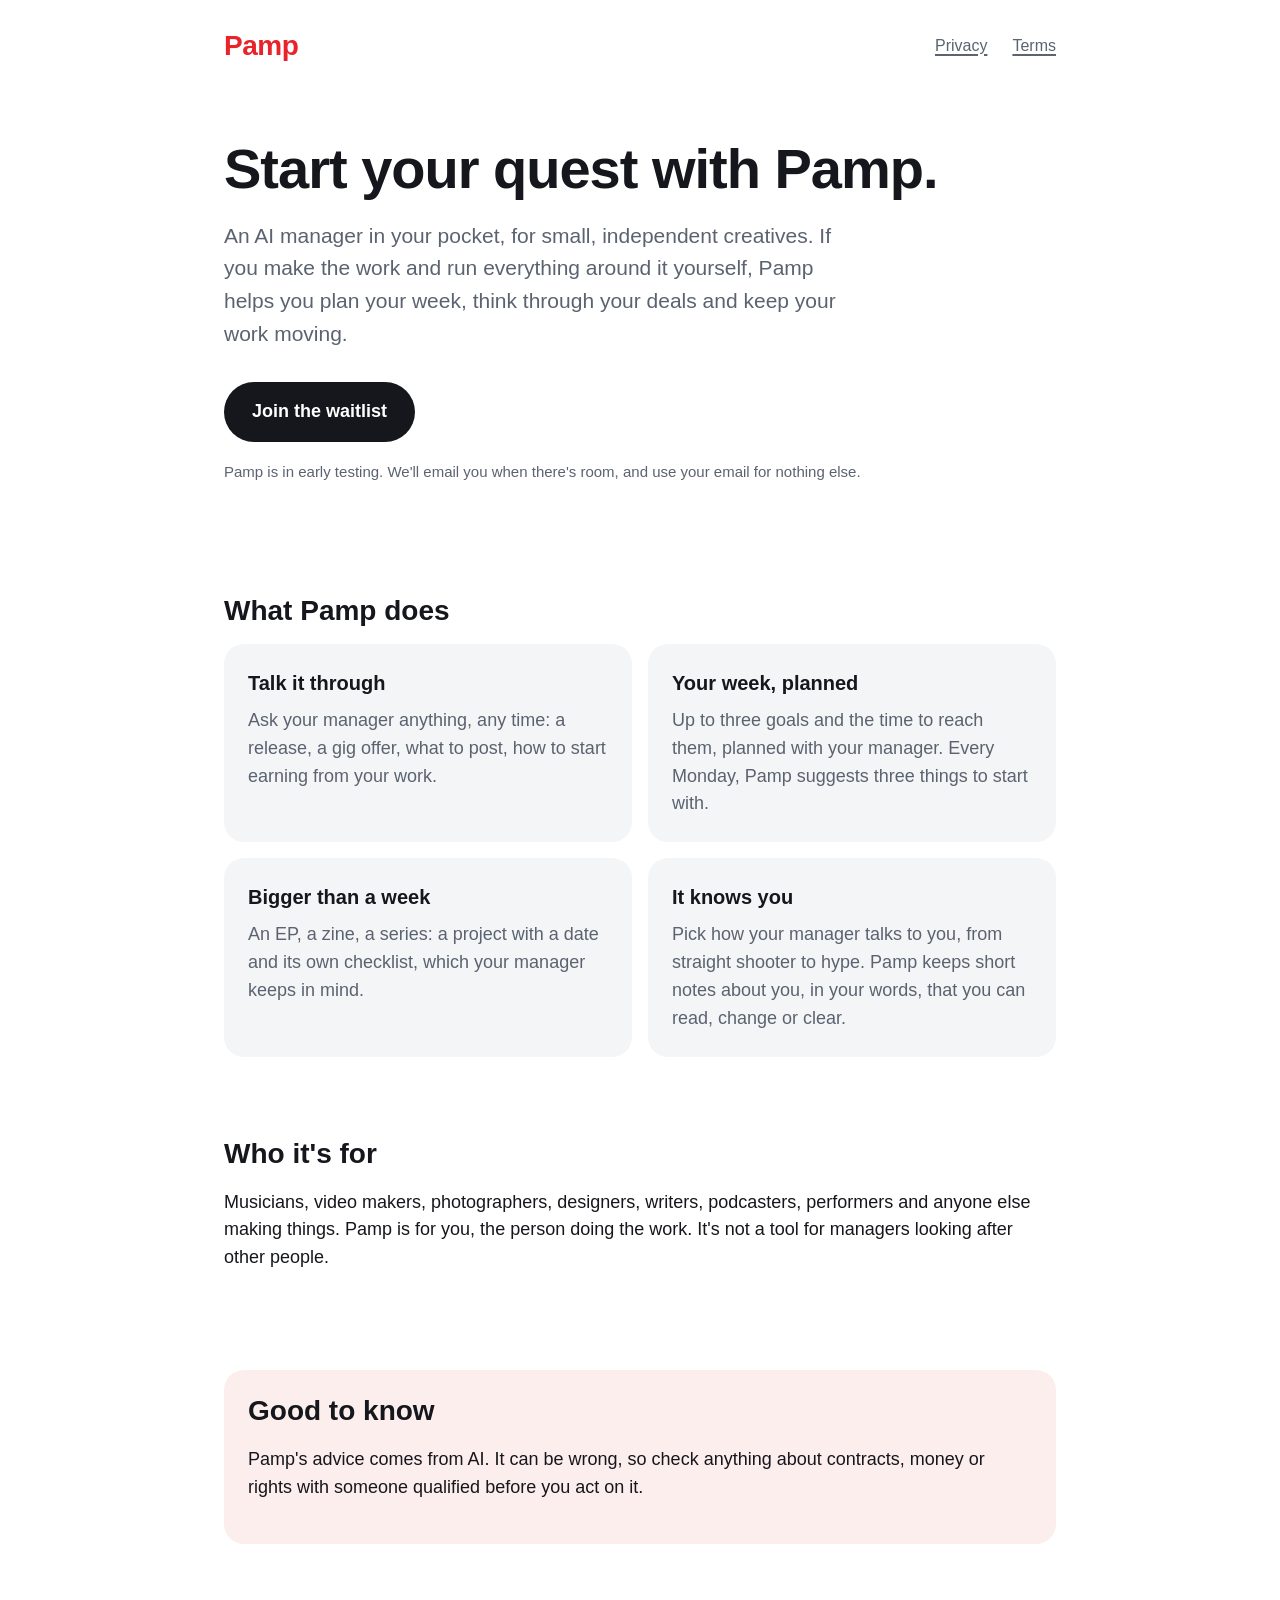
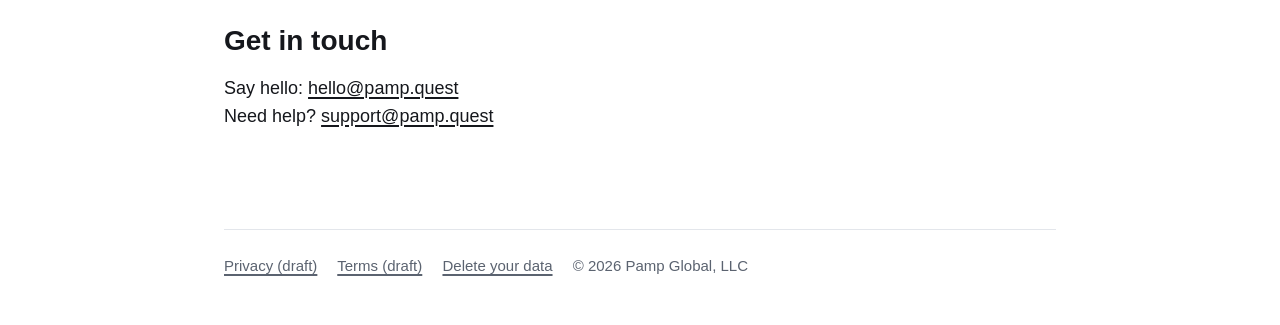
<file: index.html>
<!doctype html>
<html lang="en">
  <head>
    <meta charset="utf-8" />
    <meta name="viewport" content="width=device-width, initial-scale=1" />
    <title>Pamp: start your quest</title>
    <meta
      name="description"
      content="An AI manager in your pocket for small, independent creatives. Plan your week, think through your deals and keep your work moving."
    />
    <!-- The preview when the link is shared (texts, chats, social). -->
    <meta property="og:type" content="website" />
    <meta property="og:site_name" content="Pamp" />
    <meta property="og:url" content="https://pamp.quest/" />
    <meta property="og:title" content="Pamp: start your quest" />
    <meta
      property="og:description"
      content="An AI manager in your pocket for small, independent creatives. Plan your week, think through your deals and keep your work moving."
    />
    <meta property="og:image" content="https://pamp.quest/og-image.png" />
    <meta property="og:image:width" content="1200" />
    <meta property="og:image:height" content="630" />
    <meta property="og:image:alt" content="Pamp. Start your quest with Pamp." />
    <meta name="twitter:card" content="summary_large_image" />
    <link rel="stylesheet" href="styles.css" />
  </head>
  <body>
    <div class="wrap">
      <header class="site">
        <a class="wordmark" href="index.html" aria-label="Pamp, home">Pamp</a>
        <nav class="site" aria-label="Site">
          <a href="privacy.html">Privacy</a>
          <a href="terms.html">Terms</a>
        </nav>
      </header>

      <main>
        <section class="hero">
          <h1>Start your quest with Pamp.</h1>
          <p class="lead">
            An AI manager in your pocket, for small, independent creatives. If you make the work and
            run everything around it yourself, Pamp helps you plan your week, think through your
            deals and keep your work moving.
          </p>
          <p class="waitlist">
            <a class="button" href="mailto:hello@pamp.quest?subject=Pamp%20waitlist"
              >Join the waitlist</a
            >
          </p>
          <p class="small">
            Pamp is in early testing. We'll email you when there's room, and use your email for
            nothing else.
          </p>
        </section>

        <section aria-labelledby="what">
          <h2 id="what">What Pamp does</h2>
          <div class="cards">
            <div class="card">
              <h3>Talk it through</h3>
              <p>
                Ask your manager anything, any time: a release, a gig offer, what to post, how to
                start earning from your work.
              </p>
            </div>
            <div class="card">
              <h3>Your week, planned</h3>
              <p>
                Up to three goals and the time to reach them, planned with your manager. Every
                Monday, Pamp suggests three things to start with.
              </p>
            </div>
            <div class="card">
              <h3>Bigger than a week</h3>
              <p>
                An EP, a zine, a series: a project with a date and its own checklist, which your
                manager keeps in mind.
              </p>
            </div>
            <div class="card">
              <h3>It knows you</h3>
              <p>
                Pick how your manager talks to you, from straight shooter to hype. Pamp keeps short
                notes about you, in your words, that you can read, change or clear.
              </p>
            </div>
          </div>
        </section>

        <section aria-labelledby="who">
          <h2 id="who">Who it's for</h2>
          <p>
            Musicians, video makers, photographers, designers, writers, podcasters, performers and
            anyone else making things. Pamp is for you, the person doing the work. It's not a tool
            for managers looking after other people.
          </p>
        </section>

        <section>
          <div class="note">
            <h2>Good to know</h2>
            <p>
              Pamp's advice comes from AI. It can be wrong, so check anything about contracts, money
              or rights with someone qualified before you act on it.
            </p>
          </div>
        </section>

        <section aria-labelledby="contact">
          <h2 id="contact">Get in touch</h2>
          <p>
            Say hello: <a href="mailto:hello@pamp.quest">hello@pamp.quest</a><br />
            Need help? <a href="mailto:support@pamp.quest">support@pamp.quest</a>
          </p>
        </section>
      </main>

      <footer class="site">
        <a href="privacy.html">Privacy (draft)</a>
        <a href="terms.html">Terms (draft)</a>
        <a href="data-deletion.html">Delete your data</a>
        <span>© 2026 Pamp Global, LLC</span>
      </footer>
    </div>
  </body>
</html>
</file>
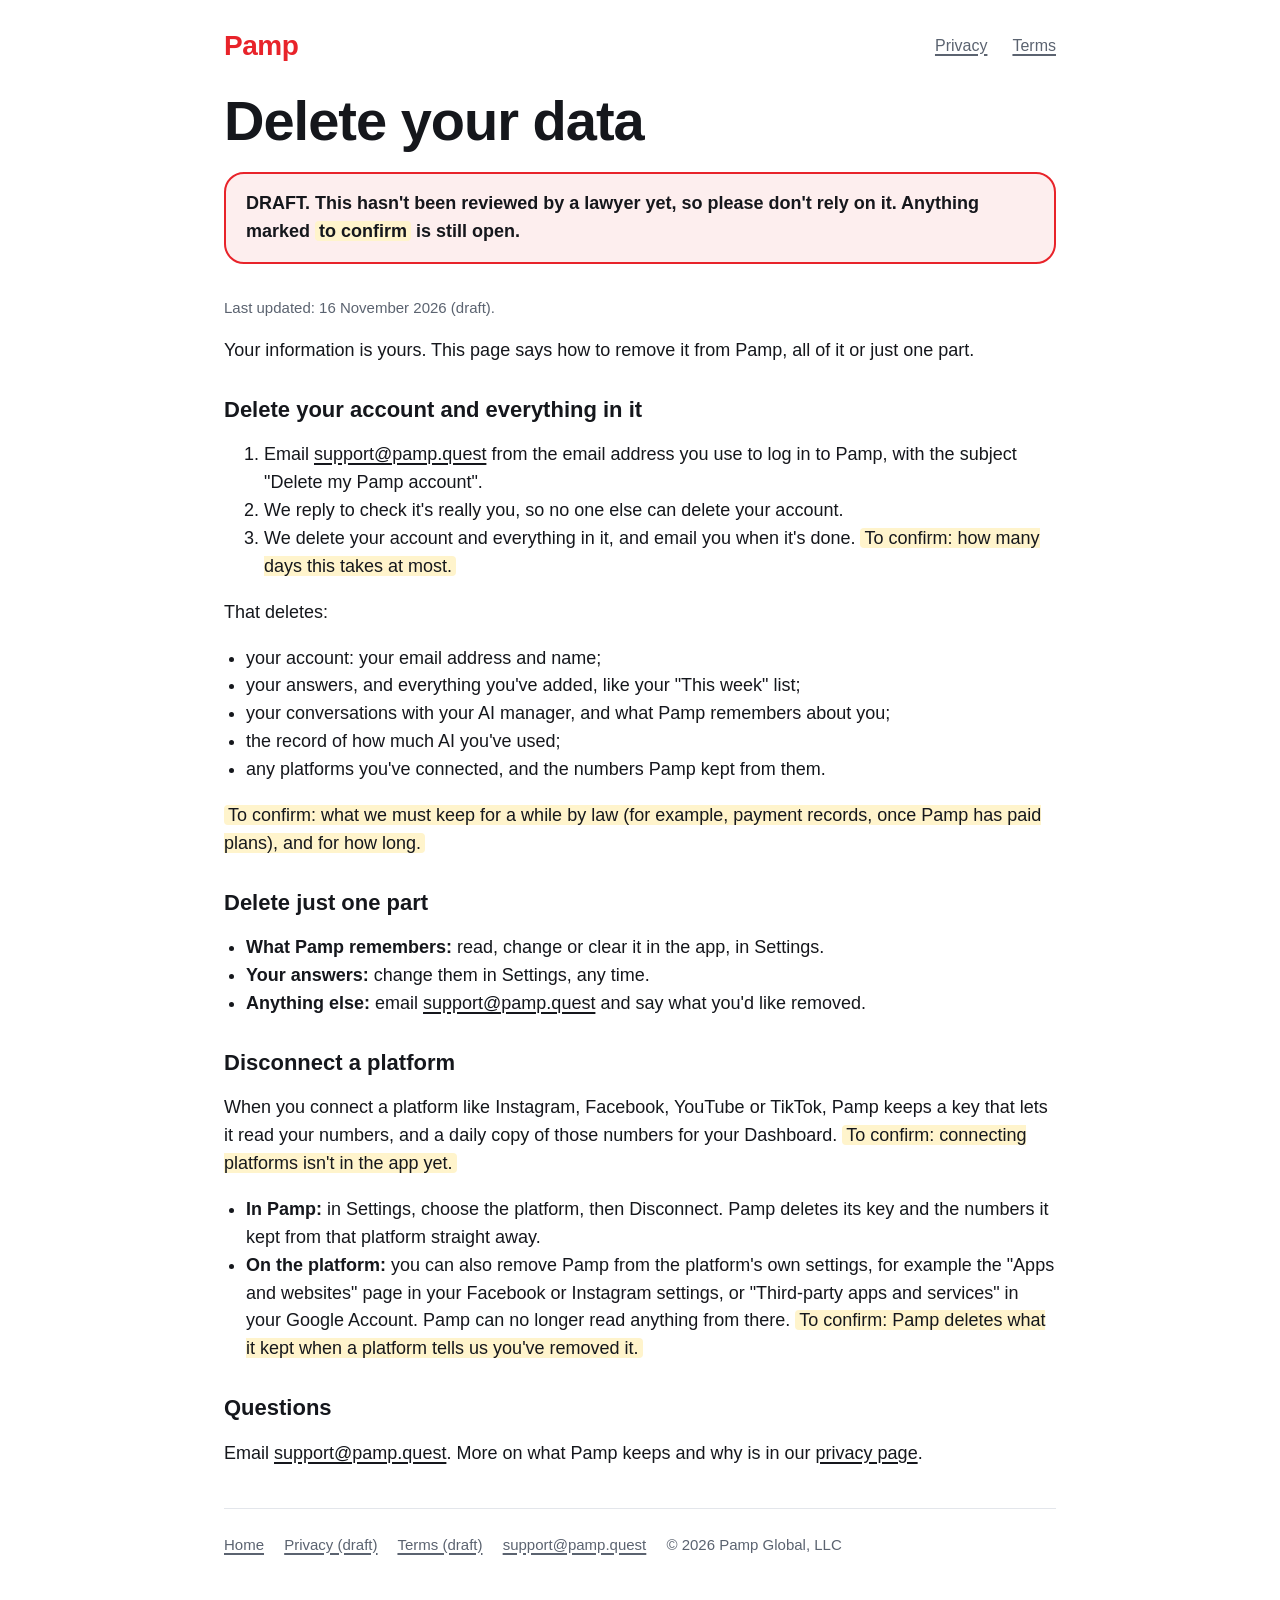
<file: data-deletion.html>
<!doctype html>
<html lang="en">
  <head>
    <meta charset="utf-8" />
    <meta name="viewport" content="width=device-width, initial-scale=1" />
    <meta name="robots" content="noindex" />
    <title>Delete your Pamp data (draft)</title>
    <link rel="stylesheet" href="styles.css" />
  </head>
  <body>
    <div class="wrap">
      <header class="site">
        <a class="wordmark" href="index.html" aria-label="Pamp, home">Pamp</a>
        <nav class="site" aria-label="Site">
          <a href="privacy.html">Privacy</a>
          <a href="terms.html">Terms</a>
        </nav>
      </header>

      <main class="legal">
        <h1>Delete your data</h1>
        <p class="draft" role="note">
          DRAFT. This hasn't been reviewed by a lawyer yet, so please don't rely on it. Anything
          marked <span class="tbc">to confirm</span> is still open.
        </p>
        <p class="small">Last updated: 16 November 2026 (draft).</p>

        <p>
          Your information is yours. This page says how to remove it from Pamp, all of it or just
          one part.
        </p>

        <h2 id="account">Delete your account and everything in it</h2>
        <ol>
          <li>
            Email
            <a href="mailto:support@pamp.quest?subject=Delete%20my%20Pamp%20account"
              >support@pamp.quest</a
            >
            from the email address you use to log in to Pamp, with the subject "Delete my Pamp
            account".
          </li>
          <li>We reply to check it's really you, so no one else can delete your account.</li>
          <li>
            We delete your account and everything in it, and email you when it's done.
            <span class="tbc">To confirm: how many days this takes at most.</span>
          </li>
        </ol>
        <p>That deletes:</p>
        <ul>
          <li>your account: your email address and name;</li>
          <li>your answers, and everything you've added, like your "This week" list;</li>
          <li>your conversations with your AI manager, and what Pamp remembers about you;</li>
          <li>the record of how much AI you've used;</li>
          <li>any platforms you've connected, and the numbers Pamp kept from them.</li>
        </ul>
        <p>
          <span class="tbc"
            >To confirm: what we must keep for a while by law (for example, payment records, once
            Pamp has paid plans), and for how long.</span
          >
        </p>

        <h2 id="parts">Delete just one part</h2>
        <ul>
          <li>
            <strong>What Pamp remembers:</strong> read, change or clear it in the app, in Settings.
          </li>
          <li><strong>Your answers:</strong> change them in Settings, any time.</li>
          <li>
            <strong>Anything else:</strong> email
            <a href="mailto:support@pamp.quest">support@pamp.quest</a> and say what you'd like
            removed.
          </li>
        </ul>

        <h2 id="platforms">Disconnect a platform</h2>
        <p>
          When you connect a platform like Instagram, Facebook, YouTube or TikTok, Pamp keeps a key
          that lets it read your numbers, and a daily copy of those numbers for your Dashboard.
          <span class="tbc">To confirm: connecting platforms isn't in the app yet.</span>
        </p>
        <ul>
          <li>
            <strong>In Pamp:</strong> in Settings, choose the platform, then Disconnect. Pamp
            deletes its key and the numbers it kept from that platform straight away.
          </li>
          <li>
            <strong>On the platform:</strong> you can also remove Pamp from the platform's own
            settings, for example the "Apps and websites" page in your Facebook or Instagram
            settings, or "Third-party apps and services" in your Google Account. Pamp can no longer
            read anything from there.
            <span class="tbc"
              >To confirm: Pamp deletes what it kept when a platform tells us you've removed
              it.</span
            >
          </li>
        </ul>

        <h2>Questions</h2>
        <p>
          Email <a href="mailto:support@pamp.quest">support@pamp.quest</a>. More on what Pamp keeps
          and why is in our <a href="privacy.html">privacy page</a>.
        </p>
      </main>

      <footer class="site">
        <a href="index.html">Home</a>
        <a href="privacy.html">Privacy (draft)</a>
        <a href="terms.html">Terms (draft)</a>
        <a href="mailto:support@pamp.quest">support@pamp.quest</a>
        <span>© 2026 Pamp Global, LLC</span>
      </footer>
    </div>
  </body>
</html>
</file>
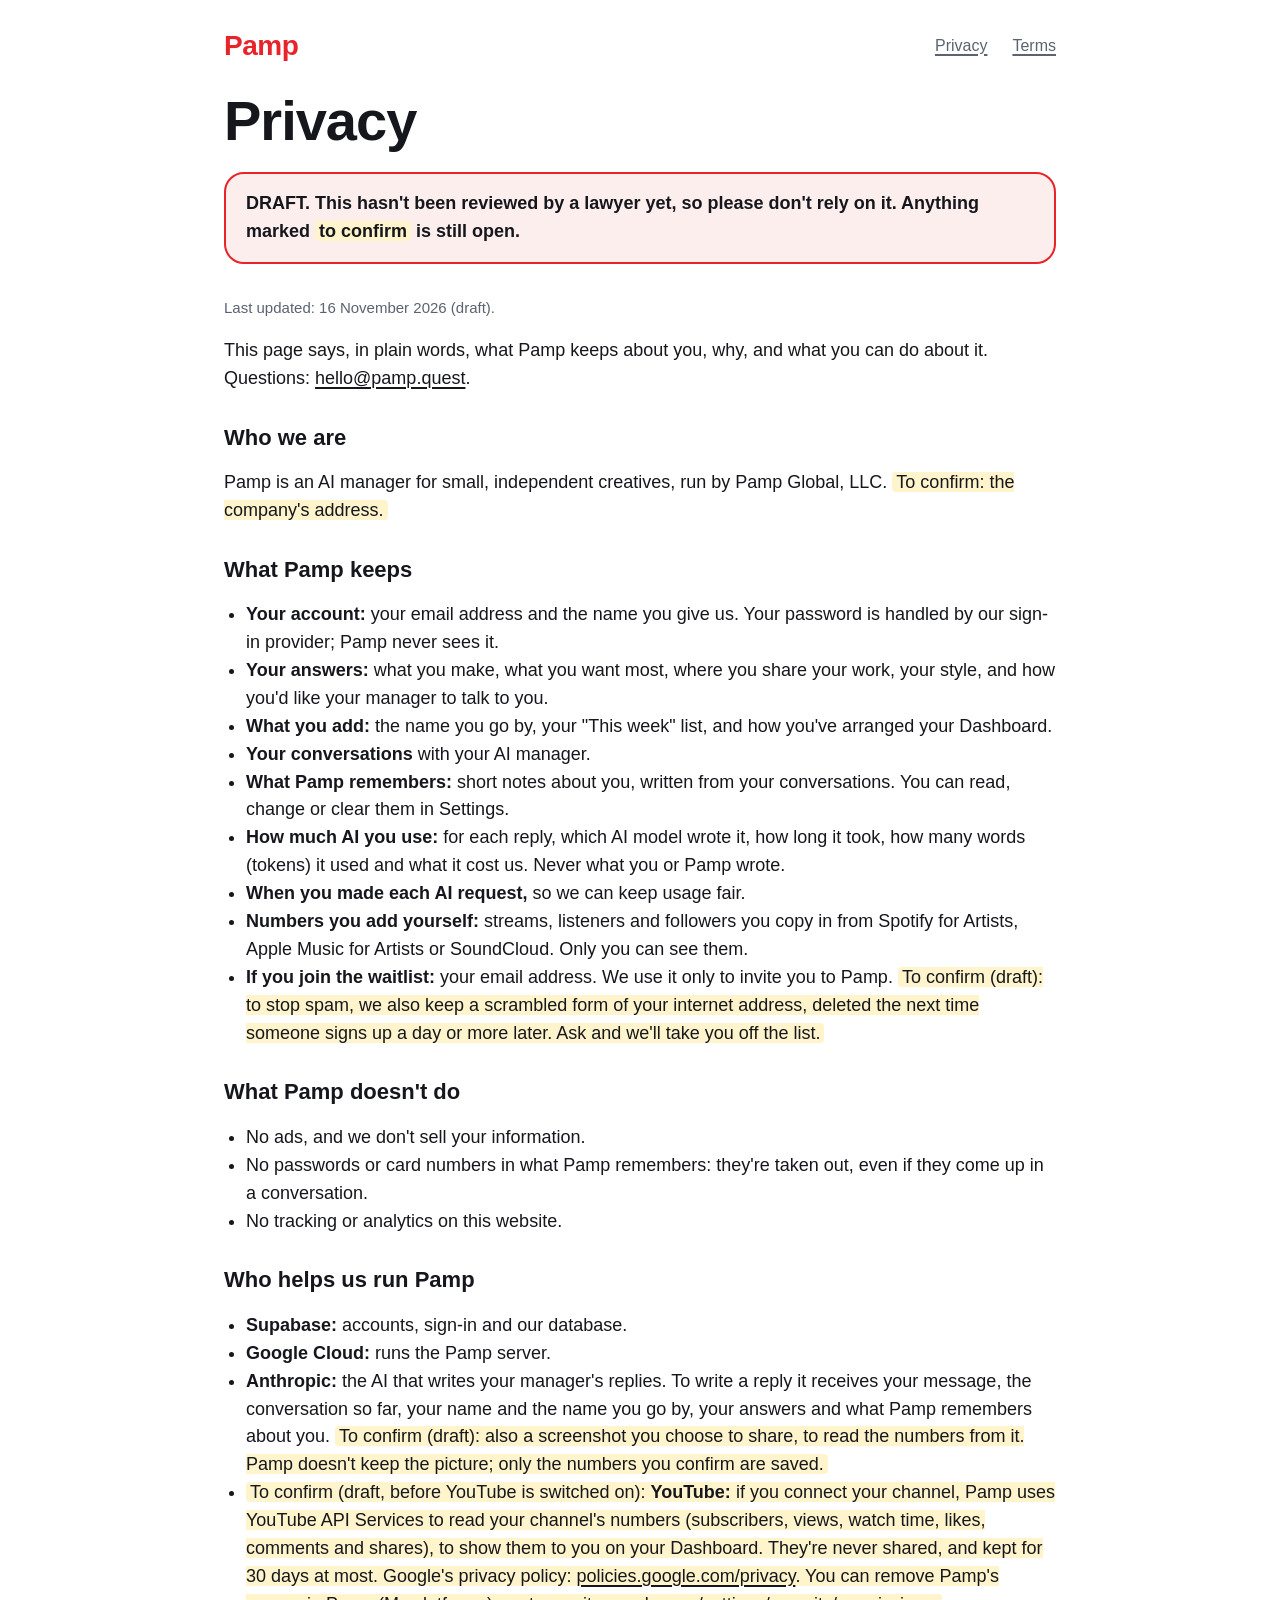
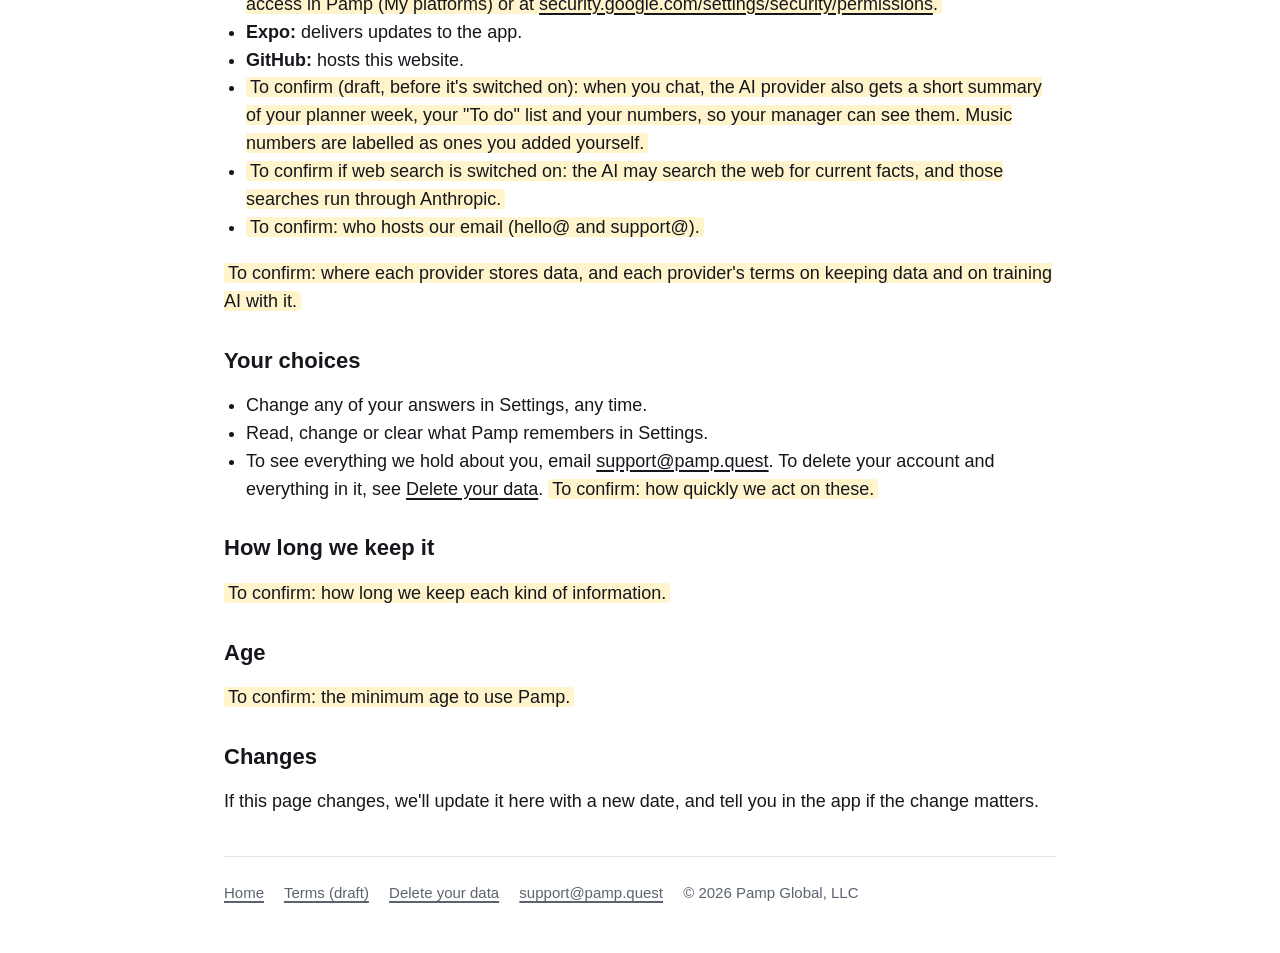
<file: privacy.html>
<!doctype html>
<html lang="en">
  <head>
    <meta charset="utf-8" />
    <meta name="viewport" content="width=device-width, initial-scale=1" />
    <meta name="robots" content="noindex" />
    <title>Pamp privacy (draft)</title>
    <link rel="stylesheet" href="styles.css" />
  </head>
  <body>
    <div class="wrap">
      <header class="site">
        <a class="wordmark" href="index.html" aria-label="Pamp, home">Pamp</a>
        <nav class="site" aria-label="Site">
          <a href="privacy.html" aria-current="page">Privacy</a>
          <a href="terms.html">Terms</a>
        </nav>
      </header>

      <main class="legal">
        <h1>Privacy</h1>
        <p class="draft" role="note">
          DRAFT. This hasn't been reviewed by a lawyer yet, so please don't rely on it. Anything
          marked <span class="tbc">to confirm</span> is still open.
        </p>
        <p class="small">Last updated: 16 November 2026 (draft).</p>

        <p>
          This page says, in plain words, what Pamp keeps about you, why, and what you can do about
          it. Questions: <a href="mailto:hello@pamp.quest">hello@pamp.quest</a>.
        </p>

        <h2>Who we are</h2>
        <p>
          Pamp is an AI manager for small, independent creatives, run by Pamp Global, LLC.
          <span class="tbc">To confirm: the company's address.</span>
        </p>

        <h2>What Pamp keeps</h2>
        <ul>
          <li>
            <strong>Your account:</strong> your email address and the name you give us. Your
            password is handled by our sign-in provider; Pamp never sees it.
          </li>
          <li>
            <strong>Your answers:</strong> what you make, what you want most, where you share your
            work, your style, and how you'd like your manager to talk to you.
          </li>
          <li>
            <strong>What you add:</strong> the name you go by, your "This week" list, and how you've
            arranged your Dashboard.
          </li>
          <li><strong>Your conversations</strong> with your AI manager.</li>
          <li>
            <strong>What Pamp remembers:</strong> short notes about you, written from your
            conversations. You can read, change or clear them in Settings.
          </li>
          <li>
            <strong>How much AI you use:</strong> for each reply, which AI model wrote it, how long
            it took, how many words (tokens) it used and what it cost us. Never what you or Pamp
            wrote.
          </li>
          <li><strong>When you made each AI request,</strong> so we can keep usage fair.</li>
          <li>
            <strong>Numbers you add yourself:</strong> streams, listeners and followers you copy in
            from Spotify for Artists, Apple Music for Artists or SoundCloud. Only you can see them.
          </li>
          <li>
            <strong>If you join the waitlist:</strong> your email address. We use it only to invite
            you to Pamp.
            <span class="tbc"
              >To confirm (draft): to stop spam, we also keep a scrambled form of your internet
              address, deleted the next time someone signs up a day or more later. Ask and we'll
              take you off the list.</span
            >
          </li>
        </ul>

        <h2>What Pamp doesn't do</h2>
        <ul>
          <li>No ads, and we don't sell your information.</li>
          <li>
            No passwords or card numbers in what Pamp remembers: they're taken out, even if they
            come up in a conversation.
          </li>
          <li>No tracking or analytics on this website.</li>
        </ul>

        <h2>Who helps us run Pamp</h2>
        <ul>
          <li><strong>Supabase:</strong> accounts, sign-in and our database.</li>
          <li><strong>Google Cloud:</strong> runs the Pamp server.</li>
          <li>
            <strong>Anthropic:</strong> the AI that writes your manager's replies. To write a reply
            it receives your message, the conversation so far, your name and the name you go by,
            your answers and what Pamp remembers about you.
            <span class="tbc"
              >To confirm (draft): also a screenshot you choose to share, to read the numbers from
              it. Pamp doesn't keep the picture; only the numbers you confirm are saved.</span
            >
          </li>
          <li>
            <span class="tbc"
              >To confirm (draft, before YouTube is switched on): <strong>YouTube:</strong> if you
              connect your channel, Pamp uses YouTube API Services to read your channel's numbers
              (subscribers, views, watch time, likes, comments and shares), to show them to you on
              your Dashboard. They're never shared, and kept for 30 days at most. Google's privacy
              policy: <a href="https://policies.google.com/privacy">policies.google.com/privacy</a>.
              You can remove Pamp's access in Pamp (My platforms) or at
              <a href="https://security.google.com/settings/security/permissions"
                >security.google.com/settings/security/permissions</a
              >.</span
            >
          </li>
          <li><strong>Expo:</strong> delivers updates to the app.</li>
          <li><strong>GitHub:</strong> hosts this website.</li>
          <li>
            <span class="tbc"
              >To confirm (draft, before it's switched on): when you chat, the AI provider also gets
              a short summary of your planner week, your "To do" list and your numbers, so your
              manager can see them. Music numbers are labelled as ones you added yourself.</span
            >
          </li>
          <li>
            <span class="tbc"
              >To confirm if web search is switched on: the AI may search the web for current facts,
              and those searches run through Anthropic.</span
            >
          </li>
          <li><span class="tbc">To confirm: who hosts our email (hello@ and support@).</span></li>
        </ul>
        <p>
          <span class="tbc"
            >To confirm: where each provider stores data, and each provider's terms on keeping data
            and on training AI with it.</span
          >
        </p>

        <h2>Your choices</h2>
        <ul>
          <li>Change any of your answers in Settings, any time.</li>
          <li>Read, change or clear what Pamp remembers in Settings.</li>
          <li>
            To see everything we hold about you, email
            <a href="mailto:support@pamp.quest">support@pamp.quest</a>. To delete your account and
            everything in it, see <a href="data-deletion.html">Delete your data</a>.
            <span class="tbc">To confirm: how quickly we act on these.</span>
          </li>
        </ul>

        <h2>How long we keep it</h2>
        <p>
          <span class="tbc">To confirm: how long we keep each kind of information.</span>
        </p>

        <h2>Age</h2>
        <p><span class="tbc">To confirm: the minimum age to use Pamp.</span></p>

        <h2>Changes</h2>
        <p>
          If this page changes, we'll update it here with a new date, and tell you in the app if the
          change matters.
        </p>
      </main>

      <footer class="site">
        <a href="index.html">Home</a>
        <a href="terms.html">Terms (draft)</a>
        <a href="data-deletion.html">Delete your data</a>
        <a href="mailto:support@pamp.quest">support@pamp.quest</a>
        <span>© 2026 Pamp Global, LLC</span>
      </footer>
    </div>
  </body>
</html>
</file>
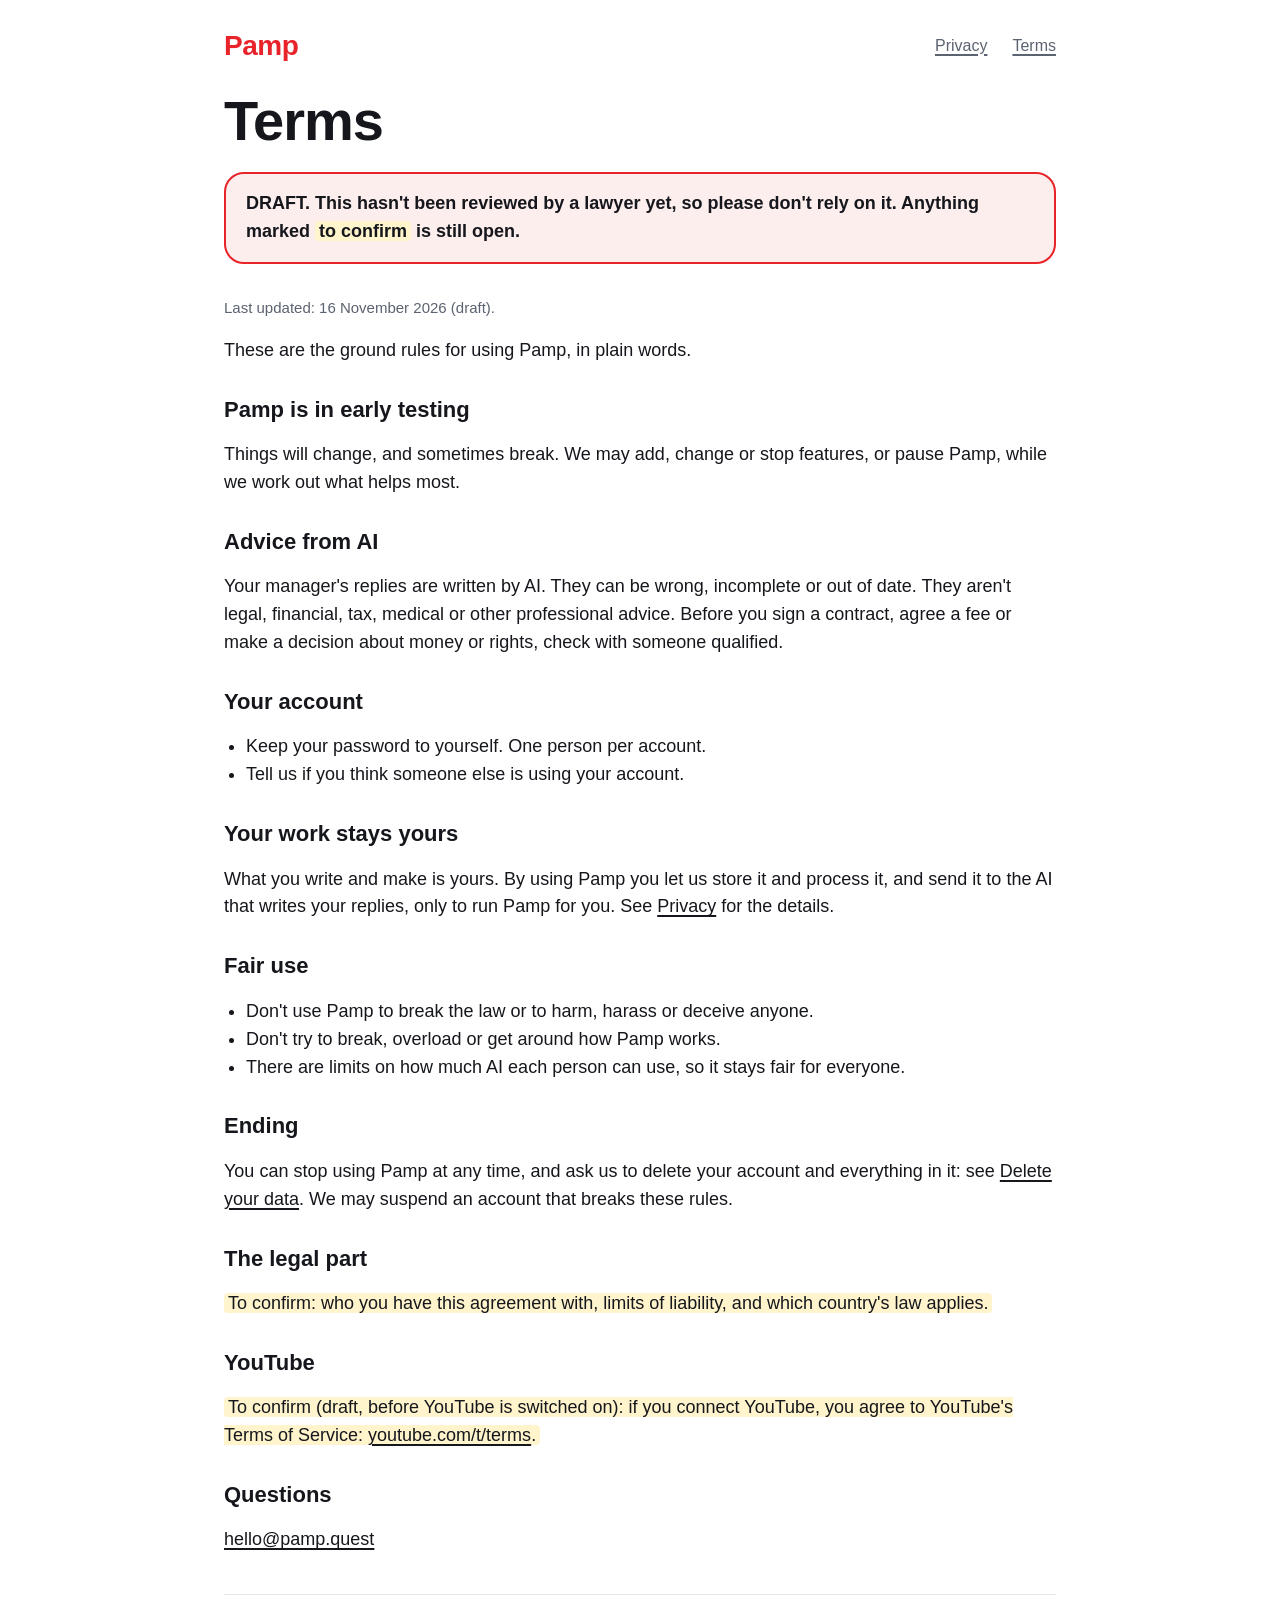
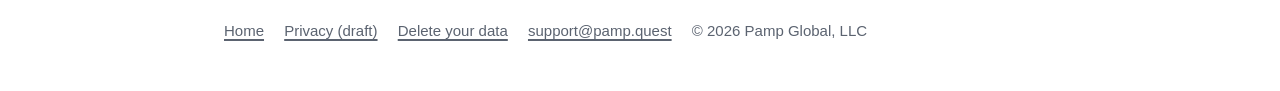
<file: terms.html>
<!doctype html>
<html lang="en">
  <head>
    <meta charset="utf-8" />
    <meta name="viewport" content="width=device-width, initial-scale=1" />
    <meta name="robots" content="noindex" />
    <title>Pamp terms (draft)</title>
    <link rel="stylesheet" href="styles.css" />
  </head>
  <body>
    <div class="wrap">
      <header class="site">
        <a class="wordmark" href="index.html" aria-label="Pamp, home">Pamp</a>
        <nav class="site" aria-label="Site">
          <a href="privacy.html">Privacy</a>
          <a href="terms.html" aria-current="page">Terms</a>
        </nav>
      </header>

      <main class="legal">
        <h1>Terms</h1>
        <p class="draft" role="note">
          DRAFT. This hasn't been reviewed by a lawyer yet, so please don't rely on it. Anything
          marked <span class="tbc">to confirm</span> is still open.
        </p>
        <p class="small">Last updated: 16 November 2026 (draft).</p>

        <p>These are the ground rules for using Pamp, in plain words.</p>

        <h2>Pamp is in early testing</h2>
        <p>
          Things will change, and sometimes break. We may add, change or stop features, or pause
          Pamp, while we work out what helps most.
        </p>

        <h2>Advice from AI</h2>
        <p>
          Your manager's replies are written by AI. They can be wrong, incomplete or out of date.
          They aren't legal, financial, tax, medical or other professional advice. Before you sign a
          contract, agree a fee or make a decision about money or rights, check with someone
          qualified.
        </p>

        <h2>Your account</h2>
        <ul>
          <li>Keep your password to yourself. One person per account.</li>
          <li>Tell us if you think someone else is using your account.</li>
        </ul>

        <h2>Your work stays yours</h2>
        <p>
          What you write and make is yours. By using Pamp you let us store it and process it, and
          send it to the AI that writes your replies, only to run Pamp for you. See
          <a href="privacy.html">Privacy</a> for the details.
        </p>

        <h2>Fair use</h2>
        <ul>
          <li>Don't use Pamp to break the law or to harm, harass or deceive anyone.</li>
          <li>Don't try to break, overload or get around how Pamp works.</li>
          <li>
            There are limits on how much AI each person can use, so it stays fair for everyone.
          </li>
        </ul>

        <h2>Ending</h2>
        <p>
          You can stop using Pamp at any time, and ask us to delete your account and everything in
          it: see <a href="data-deletion.html">Delete your data</a>. We may suspend an account that
          breaks these rules.
        </p>

        <h2>The legal part</h2>
        <p>
          <span class="tbc"
            >To confirm: who you have this agreement with, limits of liability, and which country's
            law applies.</span
          >
        </p>

        <h2>YouTube</h2>
        <p>
          <span class="tbc"
            >To confirm (draft, before YouTube is switched on): if you connect YouTube, you agree to
            YouTube's Terms of Service:
            <a href="https://www.youtube.com/t/terms">youtube.com/t/terms</a>.</span
          >
        </p>

        <h2>Questions</h2>
        <p><a href="mailto:hello@pamp.quest">hello@pamp.quest</a></p>
      </main>

      <footer class="site">
        <a href="index.html">Home</a>
        <a href="privacy.html">Privacy (draft)</a>
        <a href="data-deletion.html">Delete your data</a>
        <a href="mailto:support@pamp.quest">support@pamp.quest</a>
        <span>© 2026 Pamp Global, LLC</span>
      </footer>
    </div>
  </body>
</html>
</file>
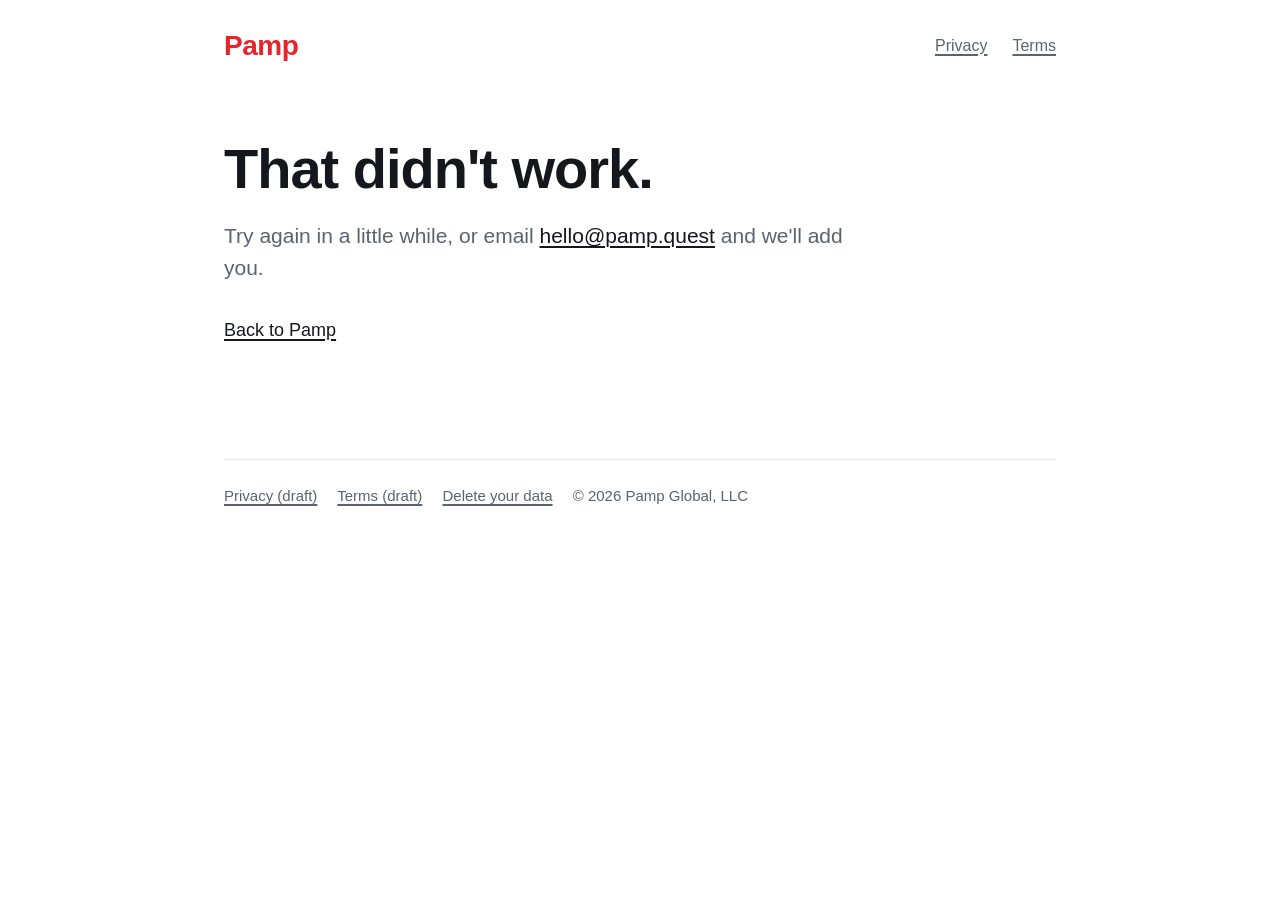
<file: waitlist-sorry.html>
<!doctype html>
<html lang="en">
  <head>
    <meta charset="utf-8" />
    <meta name="viewport" content="width=device-width, initial-scale=1" />
    <title>Not added: Pamp</title>
    <meta name="robots" content="noindex" />
    <link rel="stylesheet" href="styles.css" />
  </head>
  <body>
    <div class="wrap">
      <header class="site">
        <a class="wordmark" href="index.html" aria-label="Pamp, home">Pamp</a>
        <nav class="site" aria-label="Site">
          <a href="privacy.html">Privacy</a>
          <a href="terms.html">Terms</a>
        </nav>
      </header>

      <main>
        <section class="hero">
          <h1>That didn't work.</h1>
          <p class="lead">
            Try again in a little while, or email
            <a href="mailto:hello@pamp.quest?subject=Pamp%20waitlist">hello@pamp.quest</a> and we'll
            add you.
          </p>
          <p><a href="index.html">Back to Pamp</a></p>
        </section>
      </main>

      <footer class="site">
        <a href="privacy.html">Privacy (draft)</a>
        <a href="terms.html">Terms (draft)</a>
        <a href="data-deletion.html">Delete your data</a>
        <span>© 2026 Pamp Global, LLC</span>
      </footer>
    </div>
  </body>
</html>
</file>
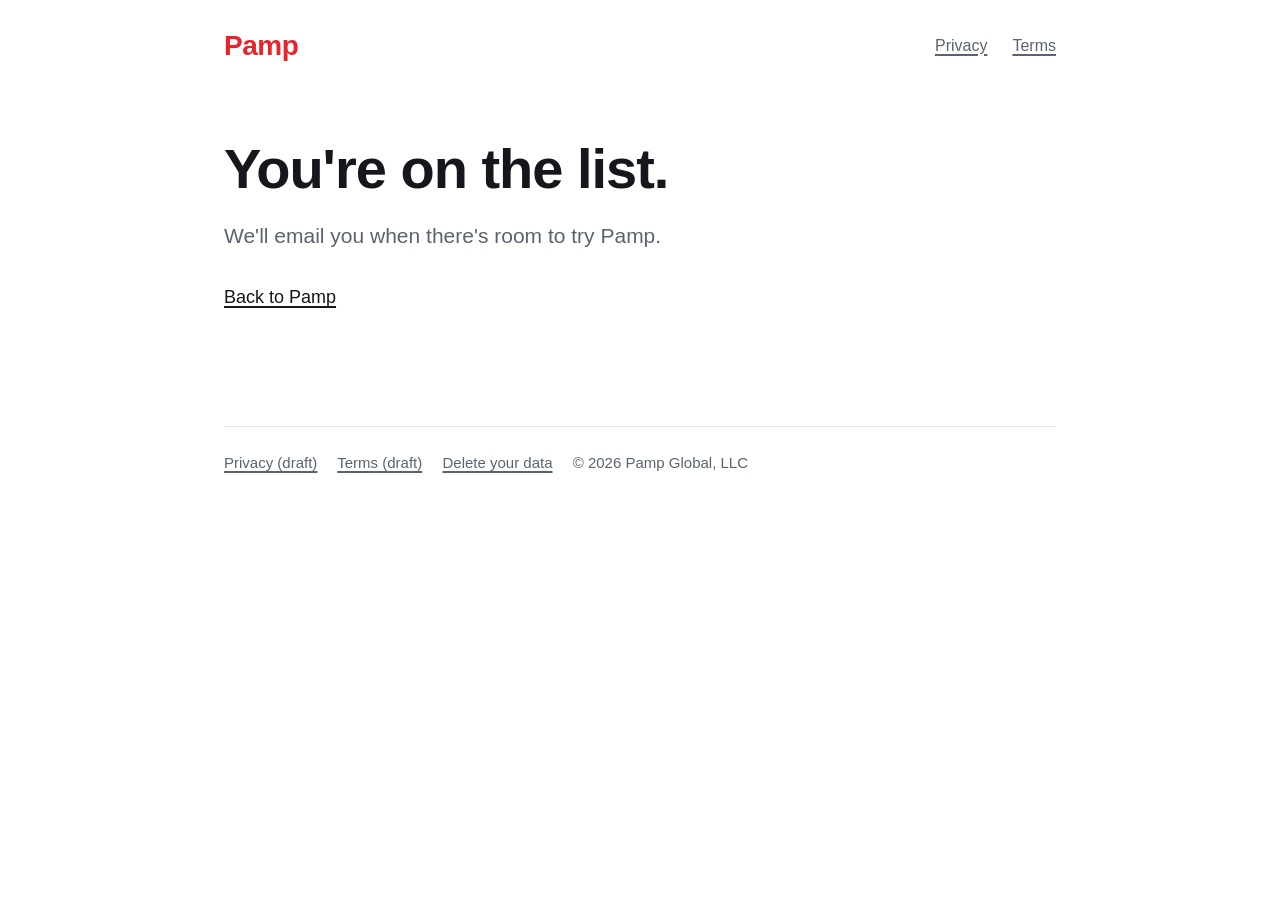
<file: waitlist-thanks.html>
<!doctype html>
<html lang="en">
  <head>
    <meta charset="utf-8" />
    <meta name="viewport" content="width=device-width, initial-scale=1" />
    <title>You're on the list: Pamp</title>
    <meta name="robots" content="noindex" />
    <link rel="stylesheet" href="styles.css" />
  </head>
  <body>
    <div class="wrap">
      <header class="site">
        <a class="wordmark" href="index.html" aria-label="Pamp, home">Pamp</a>
        <nav class="site" aria-label="Site">
          <a href="privacy.html">Privacy</a>
          <a href="terms.html">Terms</a>
        </nav>
      </header>

      <main>
        <section class="hero">
          <h1>You're on the list.</h1>
          <p class="lead">We'll email you when there's room to try Pamp.</p>
          <p><a href="index.html">Back to Pamp</a></p>
        </section>
      </main>

      <footer class="site">
        <a href="privacy.html">Privacy (draft)</a>
        <a href="terms.html">Terms (draft)</a>
        <a href="data-deletion.html">Delete your data</a>
        <span>© 2026 Pamp Global, LLC</span>
      </footer>
    </div>
  </body>
</html>
</file>
<file: styles.css>
/*
 * Pamp's public site. Plain CSS, no build step, no web fonts, no trackers.
 * Colours match the app (apps/mobile/src/lib/theme.ts). They are provisional
 * until the brand file arrives, like the app's.
 */

:root {
  --brand: #e8232a;
  --brand-soft: #fdeeee;
  --ink: #15171c;
  --muted: #5b6370;
  --surface: #f4f5f7;
  --border: #e3e6eb;
  --background: #ffffff;
  --radius: 20px;
}

* {
  box-sizing: border-box;
}

html {
  -webkit-text-size-adjust: 100%;
}

body {
  margin: 0;
  background: var(--background);
  color: var(--ink);
  font-family:
    -apple-system, BlinkMacSystemFont, "Segoe UI", Roboto, "Helvetica Neue", Arial, sans-serif;
  font-size: 18px;
  line-height: 1.55;
}

a {
  color: var(--ink);
  text-decoration-thickness: 2px;
  text-underline-offset: 3px;
}

a:hover {
  /* A shade darker than the brand red, for enough contrast on white. */
  color: #c41a20;
}

a:focus-visible {
  outline: 3px solid var(--brand);
  outline-offset: 3px;
  border-radius: 4px;
}

.wrap {
  max-width: 880px;
  margin: 0 auto;
  padding: 0 24px;
}

header.site {
  display: flex;
  align-items: center;
  justify-content: space-between;
  gap: 16px;
  padding: 24px 0;
}

.wordmark {
  color: var(--brand);
  font-size: 28px;
  font-weight: 800;
  text-decoration: none;
  letter-spacing: -0.5px;
}

nav.site a {
  margin-left: 20px;
  color: var(--muted);
  font-size: 16px;
}

.hero {
  padding: 48px 0 56px;
}

h1 {
  font-size: clamp(36px, 7vw, 56px);
  line-height: 1.08;
  letter-spacing: -1px;
  margin: 0 0 20px;
}

h2 {
  font-size: 28px;
  line-height: 1.2;
  margin: 0 0 16px;
}

h3 {
  font-size: 20px;
  margin: 0 0 8px;
}

.lead {
  font-size: 21px;
  color: var(--muted);
  max-width: 640px;
  margin: 0 0 32px;
}

.button {
  display: inline-block;
  background: var(--ink);
  color: #ffffff;
  padding: 16px 28px;
  border-radius: 999px;
  font-weight: 700;
  text-decoration: none;
}

.button:focus-visible {
  border-radius: 999px;
}

.button:hover {
  background: #3a322f;
  color: #ffffff;
}

.small {
  font-size: 15px;
  color: var(--muted);
}

section {
  padding: 40px 0;
}

/* One column on phones, two by two from tablets up: four cards, never one
   left on its own. */
.cards {
  display: grid;
  grid-template-columns: 1fr;
  gap: 16px;
}

@media (min-width: 600px) {
  .cards {
    grid-template-columns: repeat(2, 1fr);
  }
}

.card {
  background: var(--surface);
  border-radius: var(--radius);
  padding: 24px;
}

.card p {
  margin: 0;
  color: var(--muted);
}

.note {
  background: var(--brand-soft);
  border-radius: var(--radius);
  padding: 24px;
}

.draft {
  background: var(--brand-soft);
  border: 2px solid var(--brand);
  border-radius: var(--radius);
  padding: 16px 20px;
  margin: 8px 0 32px;
  font-weight: 600;
}

.tbc {
  background: #fff4cc;
  padding: 0 4px;
  border-radius: 4px;
}

.legal h2 {
  font-size: 22px;
  margin-top: 32px;
}

.legal ul {
  padding-left: 22px;
}

footer.site {
  border-top: 1px solid var(--border);
  margin-top: 40px;
  padding: 24px 0 48px;
  color: var(--muted);
  font-size: 15px;
}

footer.site a {
  color: var(--muted);
  margin-right: 16px;
}

/* The waitlist form: one field and the button, no scripts. */
.waitlist label {
  display: block;
  font-weight: 600;
  margin: 0 0 8px;
}

.waitlist-row {
  display: flex;
  flex-wrap: wrap;
  gap: 12px;
  align-items: center;
}

.waitlist input[type="email"] {
  flex: 1 1 240px;
  font: inherit;
  padding: 14px 16px;
  border: 1px solid var(--border);
  border-radius: 12px;
  background: #ffffff;
  color: var(--ink);
}

.waitlist button {
  border: 0;
  font: inherit;
  font-weight: 700;
  cursor: pointer;
}

/* Out of sight and out of reach for people; only bots fill it in. */
.trap {
  position: absolute;
  left: -10000px;
  width: 1px;
  height: 1px;
  overflow: hidden;
}
</file>
